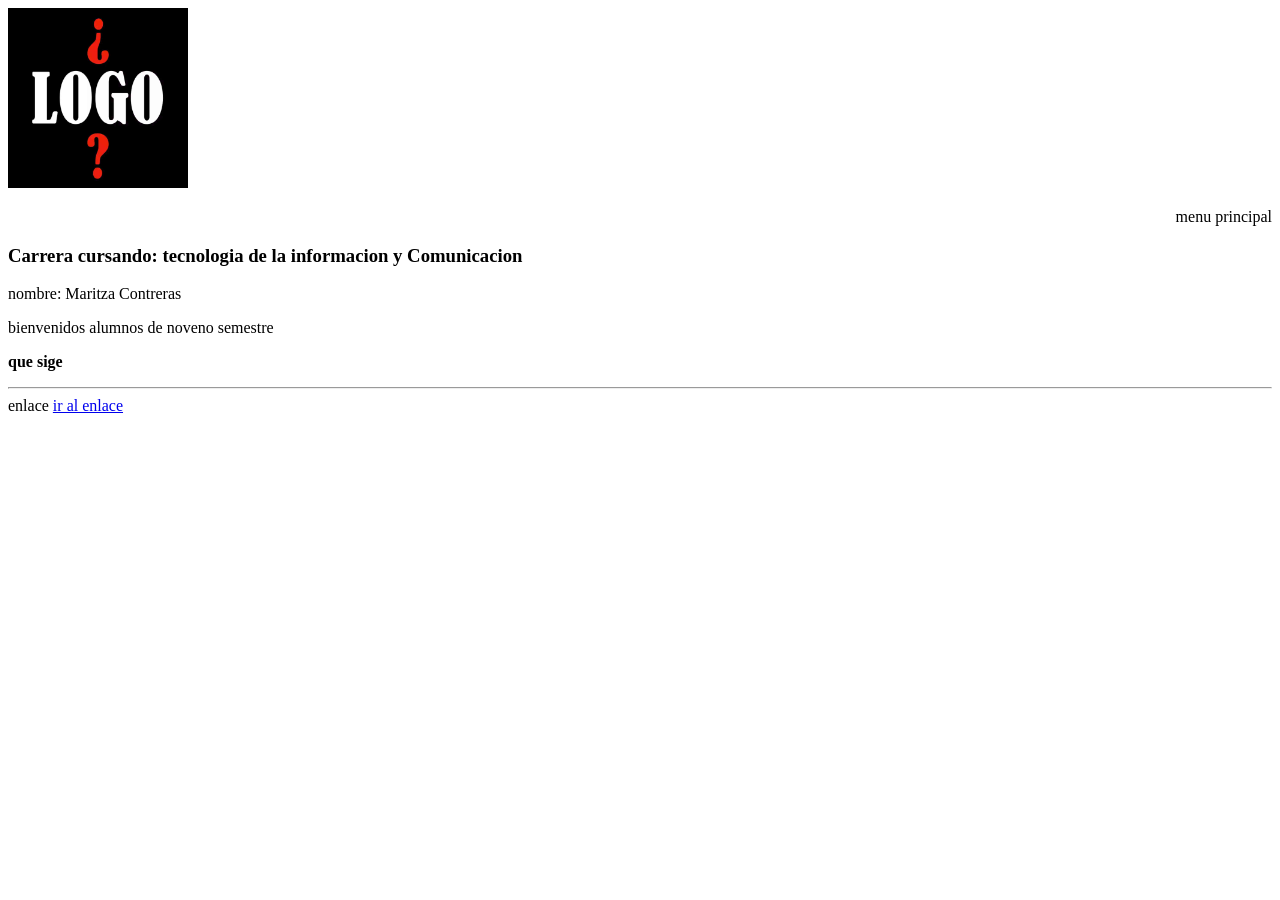
<file: inicio.html>
<!DOCTYPE html>
<html lang="en">
<head>
    <meta charset="UTF-8">
    <meta name="viewport" content="width=device-width, initial-scale=1.0">
    <title>Fotrografia</title>
    
</head>
<body>
<div class="contenedor">
    <div class="contenedor_header">
     <img src="./images/697.jpg" alt="" class="header_image" style="width: 180px; height: 180px;">
      <p style=" text-align: right;">menu principal</p>
     </div>

     <div class="contenerdor_contenido">
        <article class="section1_article">
        <section>
            <h1>Carrera cursando: tecnologia de la informacion y Comunicacion </h1>
            <p>
                nombre: Maritza Contreras 

            </p>
            <p>
                bienvenidos  alumnos de noveno semestre

            </p>
            <p>
                <strong> que sige </strong> 

            </p>
        </article>
        <hr>
        <article class="sention2_article2">
            enlace 
            <a href="www.gogle"> ir al enlace  </a>

        </article>
        </section>
     </div>
 </div>

</body>
</html>
</file>
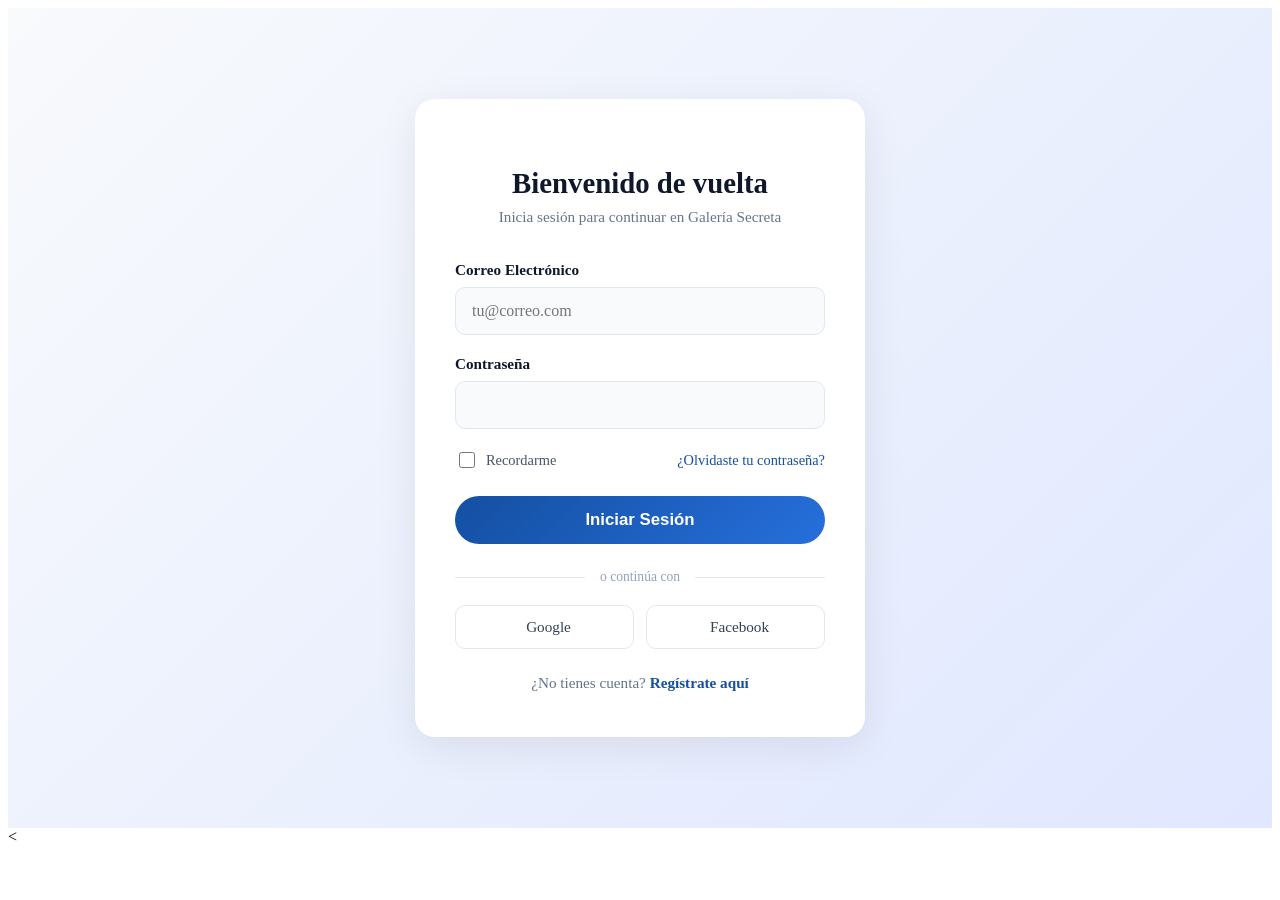
<file: login.html>
<!DOCTYPE html>
<html lang="es">
<head>
  <meta charset="UTF-8">
  <meta name="viewport" content="width=device-width, initial-scale=1.0">
  <title>Iniciar Sesión - Galería Secreta</title>
  <link rel="stylesheet" href="CSS/login.css">
</head>
<body>

 

  <!-- SECCIÓN LOGIN -->
  <section class="login-section">
    <div class="login-container">
      <div class="login-card">
        
        <div class="login-header">
          <h2> Bienvenido de vuelta</h2>
          <p>Inicia sesión para continuar en Galería Secreta</p>
        </div>

        <form class="login-form" action="#" method="POST">
          
          <!-- Correo -->
          <div class="form-group">
            <label for="email">Correo Electrónico</label>
            <input type="email" id="email" placeholder="tu@correo.com" required>
          </div>

          <!-- Contraseña -->
          <div class="form-group">
            <label for="password">Contraseña</label>
            <input type="password" id="password"  required>
          </div>

          <!-- Recordarme y Olvidé contraseña -->
          <div class="login-options">
            <label class="remember-me">
              <input type="checkbox" id="remember">
              <span>Recordarme</span>
            </label>
            <a href="#" class="forgot-password">¿Olvidaste tu contraseña?</a>
          </div>

          <!-- Botón Iniciar Sesión -->
          <button type="submit" class="btn-login">Iniciar Sesión</button>

          <!-- Separador -->
          <div class="login-divider">
            <span>o continúa con</span>
          </div>

          <!-- Redes Sociales -->
          <div class="social-login">
            <a href="#" class="social-btn google">
              <span></span> Google
            </a>
            <a href="#" class="social-btn facebook">
              <span></span> Facebook
            </a>
          </div>

          <!-- Ir a Registro -->
          <p class="login-register">
            ¿No tienes cuenta? <a href="perfil.html">Regístrate aquí</a>
          </p>

        </form>
      </div>
    </div>
  </section>

  <
 

</body>
</html>
</file>
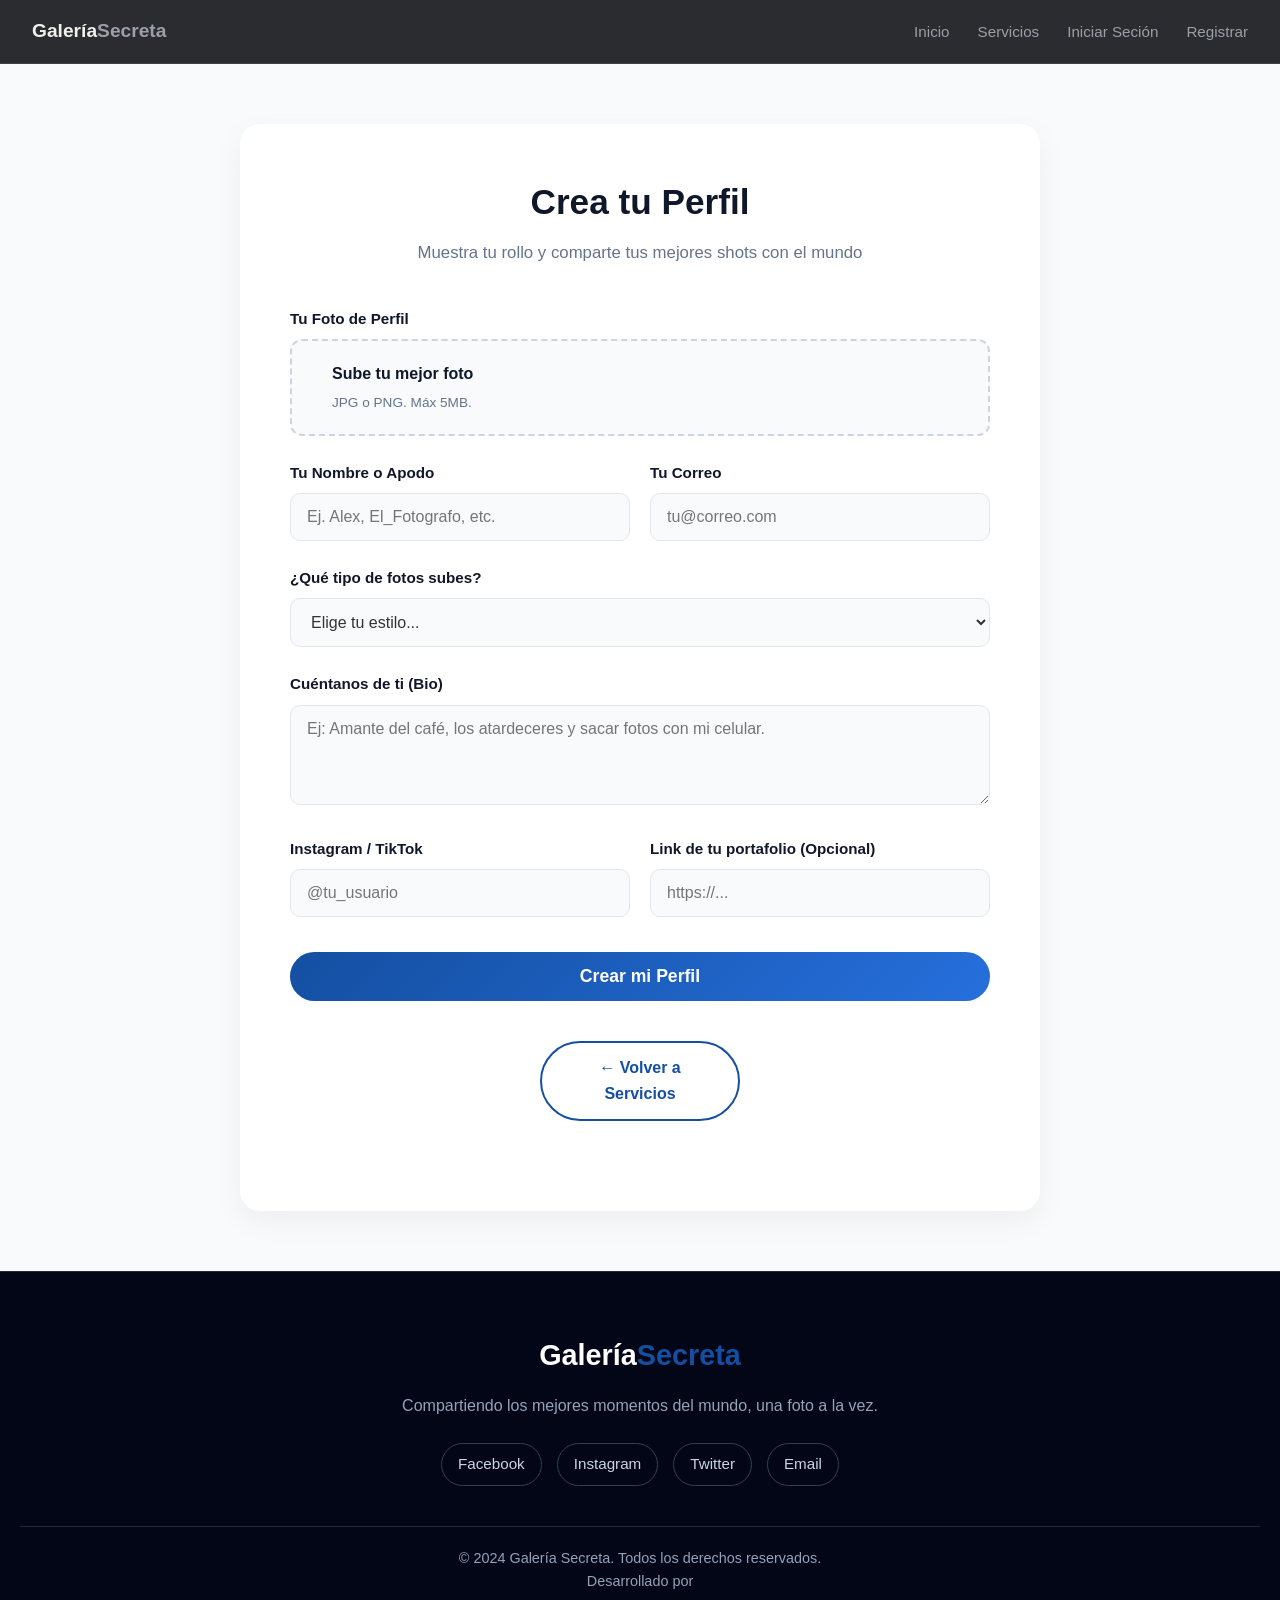
<file: perfil.html>
<!DOCTYPE html>
<html lang="es">
<head>
  <meta charset="UTF-8">
  <meta name="viewport" content="width=device-width, initial-scale=1.0">
  <title>Crear Perfil - Galería Secreta</title>
  <link rel="stylesheet" href="CSS/styles.css">
</head>
<body>

  <nav class="navbar">
    <a class="navbar__logo" href="index.html"><span>Galería</span>Secreta</a>
    <ul class="nav__links">
      <li><a href="index.html">Inicio</a></li>
      <li><a href="servicio.html">Servicios</a></li>
      <li><a href="login.html">Iniciar Seción</a></li>
      <li><a href="perfil.html">Registrar</a></li>
    </ul>
  </nav>

  <section class="perfil-section">
    <div class="perfil-container">
      <div class="perfil-card">
        <div class="perfil-header">
          <h2> Crea tu Perfil</h2>
          <p>Muestra tu rollo y comparte tus mejores shots con el mundo</p>
        </div>

        <form class="perfil-form" action="#" method="POST">
          
          <!-- Subir Foto de Perfil -->
          <div class="form-group">
            <label>Tu Foto de Perfil</label>
            <div class="upload-profile">
              <div class="upload-icon"></div>
              <div class="upload-text">
                <h4>Sube tu mejor foto</h4>
                <p>JPG o PNG. Máx 5MB.</p>
              </div>
              <input type="file" accept="image/*" style="display: none;">
            </div>
          </div>

          <div class="form-row">
            <!-- Nombre -->
            <div class="form-group">
              <label for="nombre">Tu Nombre o Apodo</label>
              <input type="text" id="nombre" placeholder="Ej. Alex, El_Fotografo, etc." required>
            </div>
            <!-- Correo -->
            <div class="form-group">
              <label for="email">Tu Correo</label>
              <input type="email" id="email" placeholder="tu@correo.com" required>
            </div>
          </div>

          <!-- Estilo de Fotografía (Versión Chava / Casual) -->
          <div class="form-group">
            <label for="estilo">¿Qué tipo de fotos subes?</label>
            <select id="estilo" required>
              <option value="" disabled selected>Elige tu estilo...</option>
              <option value="aesthetic">Fotos Aesthetic / De perfil </option>
              <option value="street"> Urbano </option>
              <option value="viajes">Viajes y Aventuras </option>
              <option value="mascotas">Mascotas y Memes </option>
              <option value="conciertos">Conciertos y Festivales </option>
              <option value="comida">Comida y Cafecito </option>
              <option value="random">Random / Lo que salga </option>
            </select>
          </div>

          <!-- Biografía -->
          <div class="form-group">
            <label for="bio">Cuéntanos de ti (Bio)</label>
            <textarea id="bio" placeholder="Ej: Amante del café, los atardeceres y sacar fotos con mi celular. " required></textarea>
          </div>

          <!-- Redes Sociales -->
          <div class="form-row">
            <div class="form-group">
              <label for="instagram">Instagram / TikTok</label>
              <input type="text" id="instagram" placeholder="@tu_usuario">
            </div>
            <div class="form-group">
              <label for="web">Link de tu portafolio (Opcional)</label>
              <input type="url" id="web" placeholder="https://...">
            </div>
          </div>

          <button type="submit" class="btn-submit"> Crear mi Perfil</button>
        </form>

        <a href="servicio.html" class="btn-back">← Volver a Servicios</a>
      </div>
    </div>
  </section>

  <!-- FOOTER -->
  <footer class="site-footer">
    <div class="footer-content">
      <div class="footer-logo">Galería<span>Secreta</span></div>
      <p>Compartiendo los mejores momentos del mundo, una foto a la vez.</p>
      <div class="social-links">
        <a href="#" target="_blank"> Facebook</a>
        <a href="#" target="_blank"> Instagram</a>
        <a href="#" target="_blank"> Twitter</a>
        <a href="#" target="_blank"> Email</a>
      </div>
    </div>
    <div class="footer-bottom">
      <p>&copy; 2024 Galería Secreta. Todos los derechos reservados.</p>
      <p>Desarrollado por <strong></strong></p>
    </div>
  </footer>

</body>
</html>
</file>
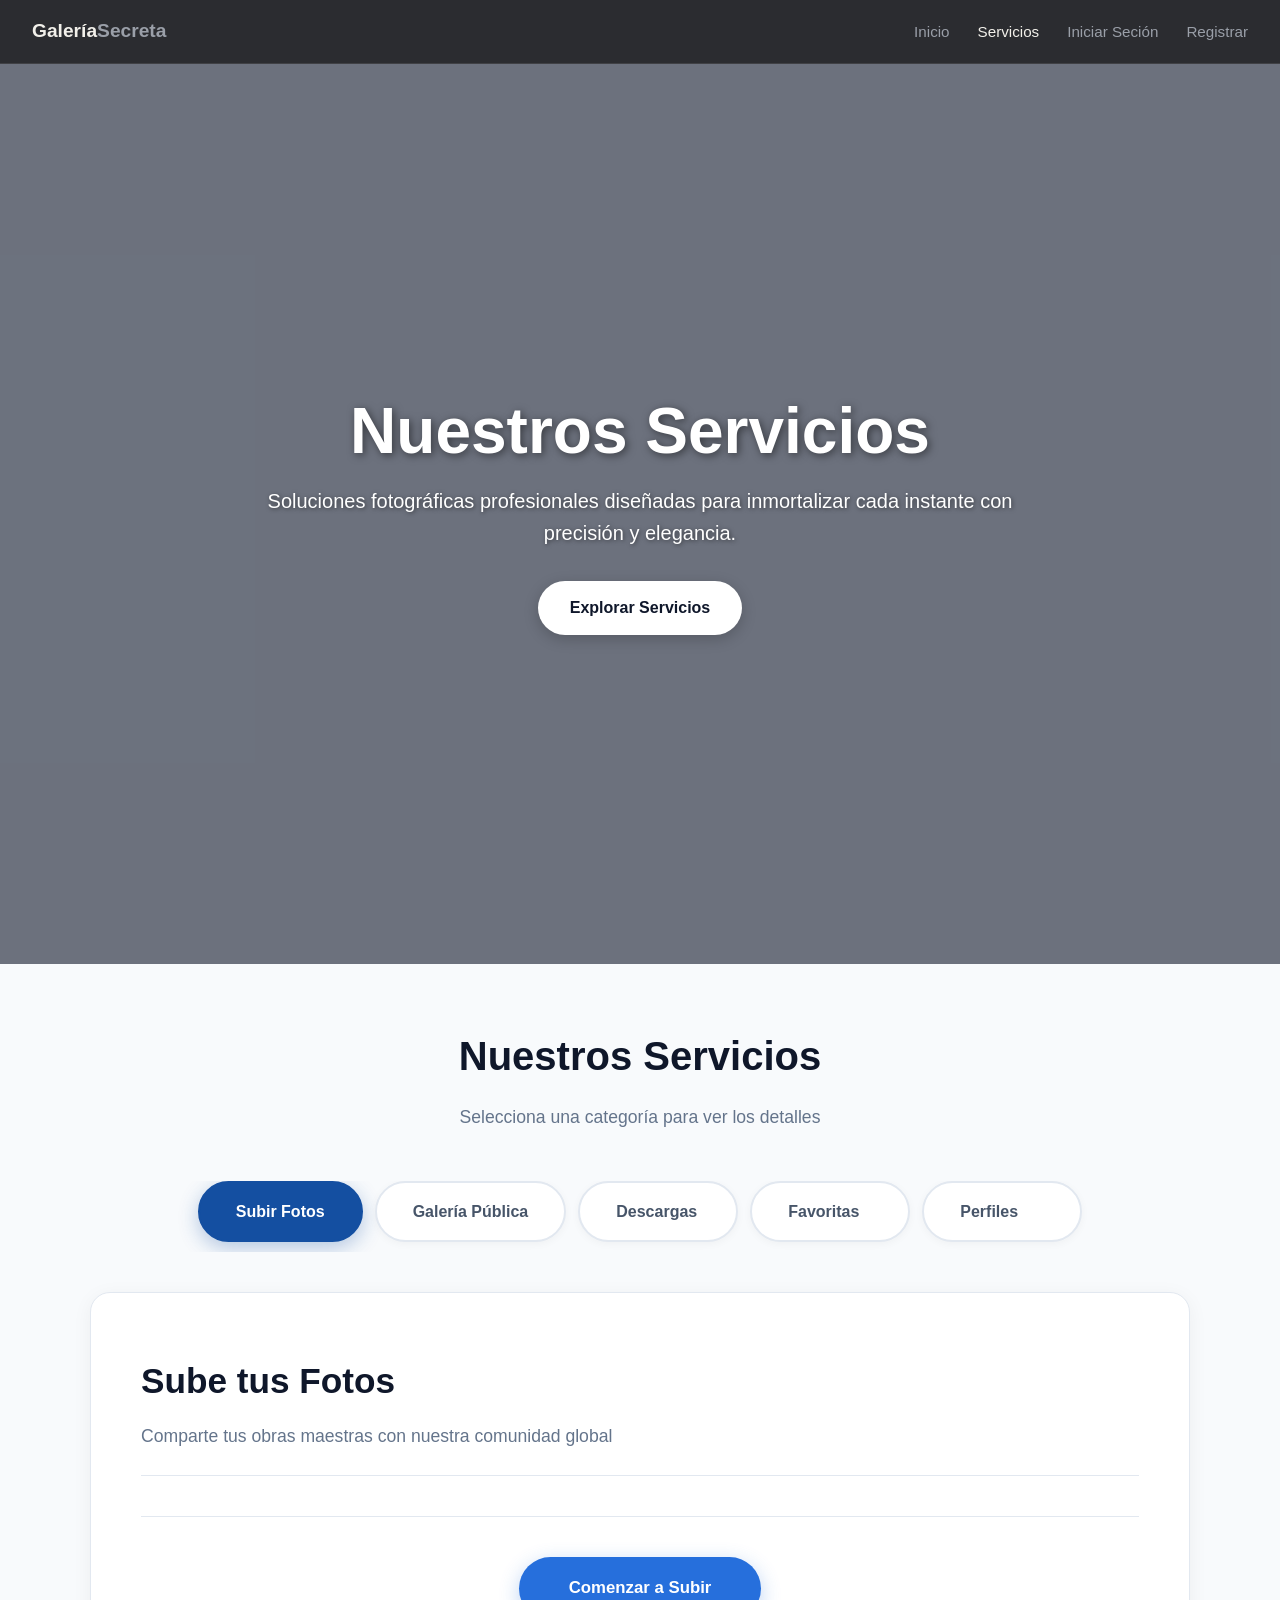
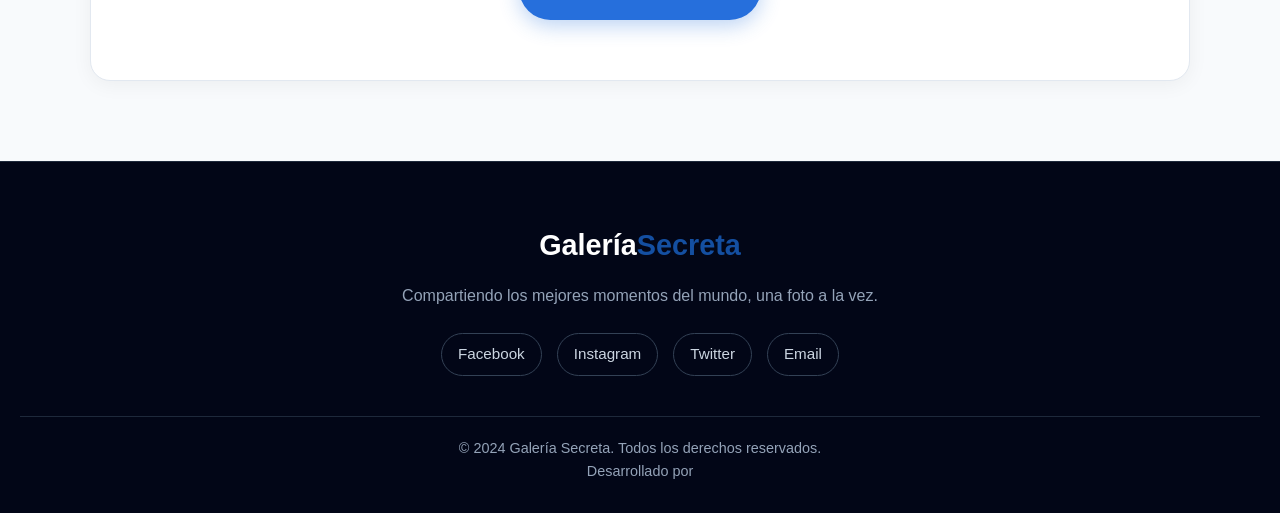
<file: servicio.html>
<!DOCTYPE html>
<html lang="es">
<head>
  <meta charset="UTF-8">
  <meta name="viewport" content="width=device-width, initial-scale=1.0">
  <title>Servicios - Galería Secreta</title>
  <link rel="stylesheet" href="CSS/styles.css">
</head>
<body>

  <!-- NAVBAR -->
  <nav class="navbar">
    <a class="navbar__logo" href="index.html"><span>Galería</span>Secreta</a>
    <ul class="nav__links">
      <li><a href="index.html">Inicio</a></li>
      <li><a href="servicio.html" class="active">Servicios</a></li>

      <li><a href="login.html">Iniciar Seción</a></li>
      <li><a href="perfil.html">Registrar</a></li>
    </ul>
  </nav>

  <!-- HERO CON VIDEO -->
  <header class="hero">
    <video class="hero__bg" autoplay loop muted playsinline>
      <source src="images/F2.mp4" type="video/mp4">
    </video>
    <div class="hero-overlay"></div>
    <div class="hero-content">
     
      <h1>Nuestros Servicios</h1>
      <p>Soluciones fotográficas profesionales diseñadas para inmortalizar cada instante con precisión y elegancia.</p>
      <a href="#servicios" class="btn-hero">Explorar Servicios</a>
    </div>
  </header>

  <!-- SECCIÓN DE SERVICIOS CON PESTAÑAS -->
  <section class="servicios-tabs" id="servicios">
    <div class="tabs-header">
      <h2>Nuestros Servicios</h2>
      <p>Selecciona una categoría para ver los detalles</p>
    </div>

    <div class="tabs-container">
      <!-- Radio buttons ocultos -->
      <input type="radio" name="tabs" id="tab1" checked>
      <input type="radio" name="tabs" id="tab2">
      <input type="radio" name="tabs" id="tab3">
      <input type="radio" name="tabs" id="tab4">
      <input type="radio" name="tabs" id="tab5">

      <!-- Navegación de pestañas tipo píldora -->
      <div class="tabs-nav">
        <label for="tab1" class="tab-label">Subir Fotos</label>
        <label for="tab2" class="tab-label">Galería Pública</label>
        <label for="tab3" class="tab-label">Descargas</label>
        <label for="tab4" class="tab-label">Favoritas</label>
        <label for="tab5" class="tab-label">Perfiles</label>
      </div>

      <!-- Contenido de las pestañas -->
      <div class="tabs-content">
        
        <!-- ===== PESTAÑA 1: SUBIR FOTOS ===== -->
        <div class="tab-panel" id="panel1">
          <div class="panel-header">
            <h3>Sube tus Fotos</h3>
            <p>Comparte tus obras maestras con nuestra comunidad global</p>
          </div>
          <div class="panel-divider"></div>
          <div class="panel-action">
            <a href="subir.html" class="btn-accion">Comenzar a Subir</a>
          </div>
        </div>

        <!-- ===== PESTAÑA 2: GALERÍA PÚBLICA ===== -->
        <div class="tab-panel" id="panel2">
          <div class="panel-header">
            <h3>Galería Pública</h3>
            <p>Expón tu trabajo en un escaparate internacional curado para destacar las tendencias visuales</p>
          </div>
          <div class="panel-divider"></div>
          <div class="panel-action">
            <a href="galeria.html" class="btn-accion">Ver Galería</a>
          </div>
        </div>

        <!-- ===== PESTAÑA 3: DESCARGAS ===== -->
        <div class="tab-panel" id="panel3">
          <div class="panel-header">
            <h3>Descarga en Alta Resolución</h3>
            <p>Acceso a bancos de imágenes con especificaciones técnicas rigurosas para impresión o uso digital</p>
          </div>
          <div class="panel-divider"></div>
          <div class="panel-action">
            <a href="descargas.html" class="btn-accion">Ir a Descargas</a>
          </div>
        </div>

        <!-- ===== PESTAÑA 4: FAVORITAS ===== -->
        <div class="tab-panel" id="panel4">
          <div class="panel-header">
            <h3>Interacción y Favoritas</h3>
            <p>Mecanismos de retroalimentación social pensados para conectar directamente a creadores con entusiastas</p>
          </div>
          <div class="panel-divider"></div>
          <div class="panel-action">
            <a href="favoritos.html" class="btn-accion">Ver Favoritas</a>
          </div>
        </div>

        <!-- ===== PESTAÑA 5: PERFILES ===== -->
        <div class="tab-panel" id="panel5">
          <div class="panel-header">
            <h3>Perfiles de Artistas</h3>
            <p>Construye tu marca personal con un portafolio web dedicado, biografía curada y enlaces directos</p>
          </div>
          <div class="panel-divider"></div>
          <div class="panel-action">
            <a href="perfil.html" class="btn-accion">Crear Perfil</a>
          </div>
        </div>

      </div>
    </div>
  </section>

  <!-- FOOTER -->
  <footer class="site-footer">
    <div class="footer-content">
      <div class="footer-logo">Galería<span>Secreta</span></div>
      <p>Compartiendo los mejores momentos del mundo, una foto a la vez.</p>
      <div class="social-links">
        <a href="#" target="_blank"> Facebook</a>
        <a href="#" target="_blank"> Instagram</a>
        <a href="#" target="_blank"> Twitter</a>
        <a href="#" target="_blank">Email</a>
      </div>
    </div>
    <div class="footer-bottom">
      <p>&copy; 2024 Galería Secreta. Todos los derechos reservados.</p>
      <p>Desarrollado por <strong></strong></p>
    </div>
  </footer>

</body>
</html>
</file>
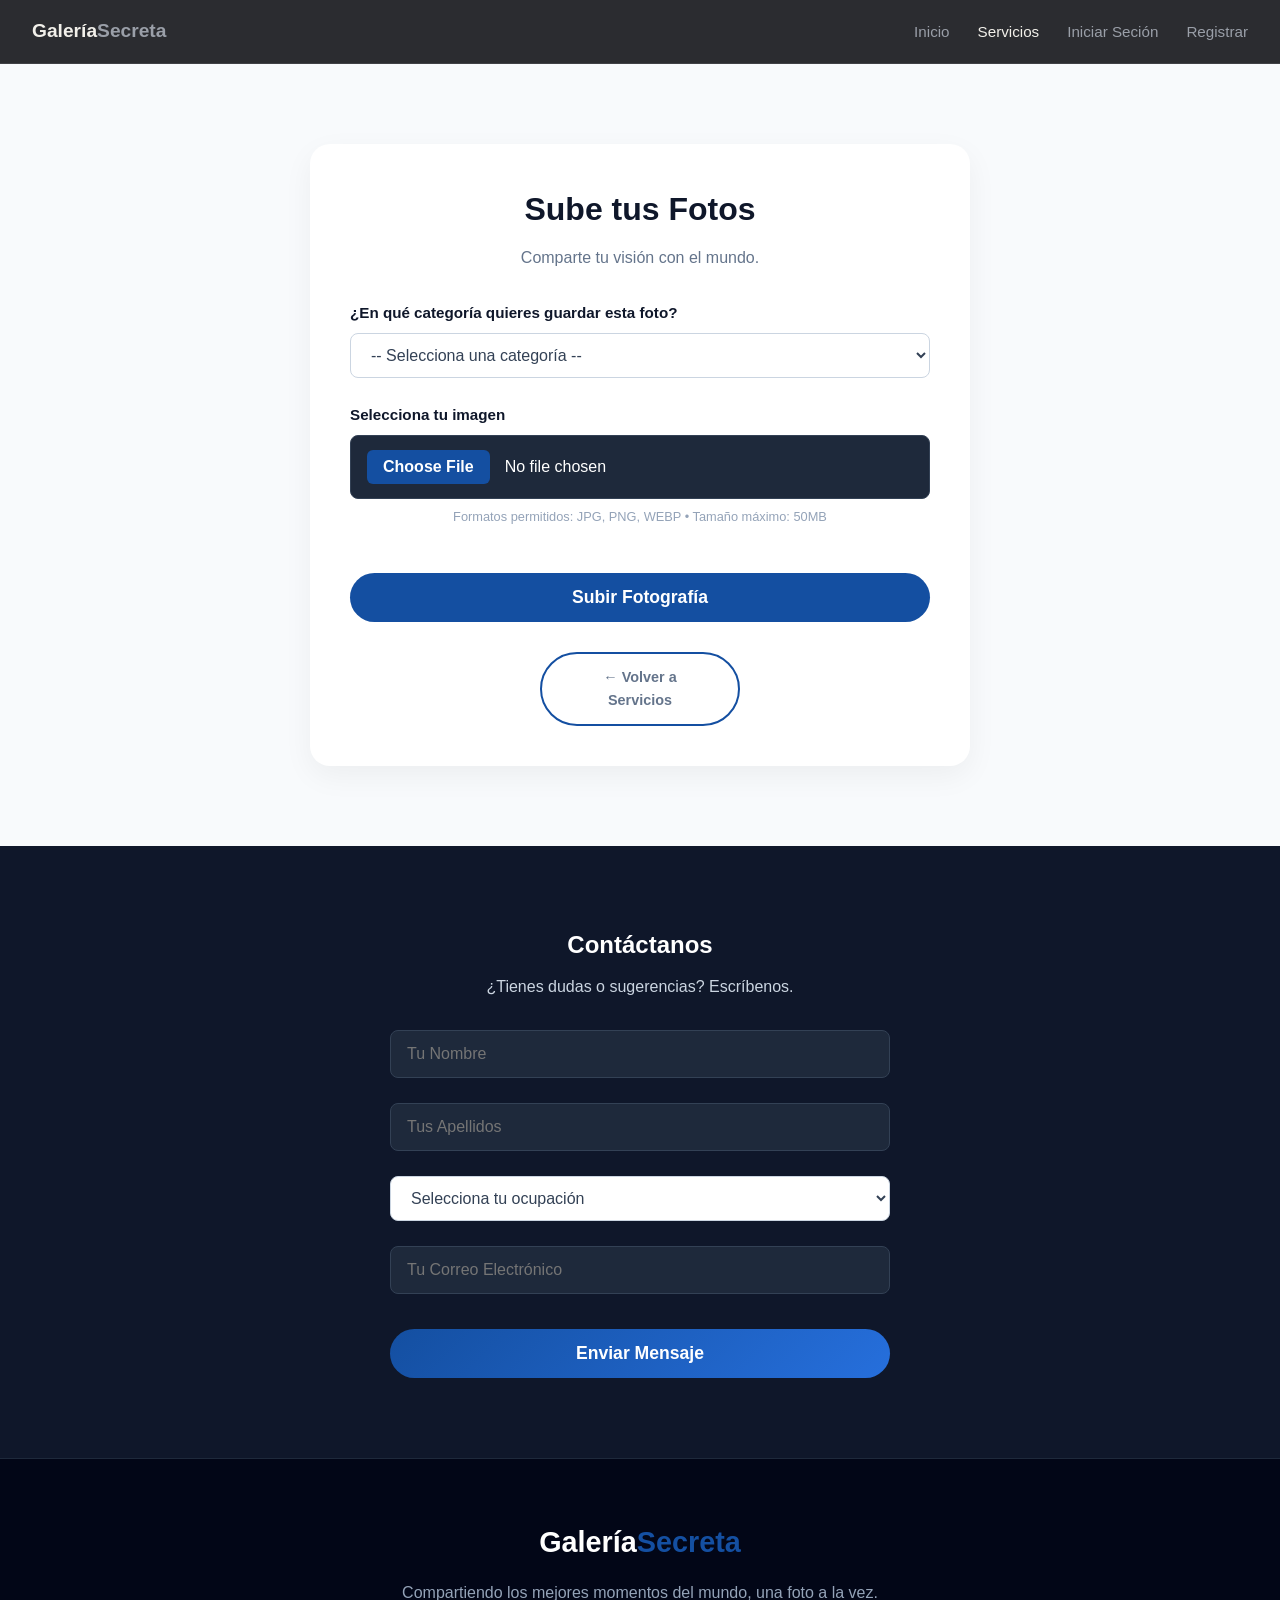
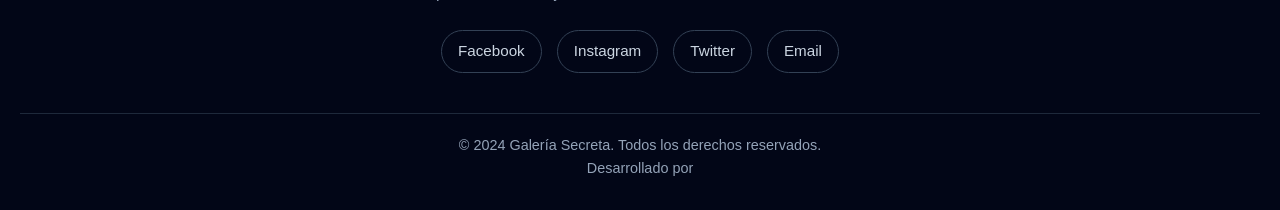
<file: subir.html>
<!DOCTYPE html>
<html lang="es">
<head>
  <meta charset="UTF-8">
  <meta name="viewport" content="width=device-width, initial-scale=1.0">
  <title>Subir Fotos - Galería Secreta</title>
  <link rel="stylesheet" href="CSS/styles.css">
  <style>
    body { 
      background: #f8fafc; 
      font-family: "Segoe UI", sans-serif; 
      margin: 0; 
    }
    .page-container { 
      max-width: 700px; 
      margin: 60px auto; 
      padding: 20px; 
    }
    
    .upload-card { 
      background: #fff; 
      padding: 40px; 
      border-radius: 20px; 
      box-shadow: 0 10px 30px rgba(0,0,0,0.05); 
      text-align: center; 
    }
    .upload-card h2 { 
      color: #0f172a; 
      margin-bottom: 10px; 
      font-size: 2rem; 
    }
    .upload-card > p { 
      color: #64748b; 
      margin-bottom: 30px; 
    }

    /* Estilos del Formulario */
    .form-group {
      margin-bottom: 25px;
      text-align: left;
    }
    .form-group label {
      display: block;
      font-weight: 600;
      color: #0f172a;
      margin-bottom: 8px;
      font-size: 0.95rem;
    }
    .form-group select {
      width: 100%;
      padding: 12px 16px;
      border: 1px solid #cbd5e1;
      border-radius: 8px;
      font-size: 1rem;
      color: #334155;
      background: #fff;
      cursor: pointer;
      transition: border-color 0.3s ease, box-shadow 0.3s ease;
    }
    .form-group select:focus {
      outline: none;
      border-color: #144fa1;
      box-shadow: 0 0 0 3px rgba(20, 79, 161, 0.1);
    }

    /* Input de archivo estilizado sin JS */
    .file-input {
      width: 100%;
      padding: 15px;
      border: 2px dashed #cbd5e1;
      border-radius: 12px;
      background: #f8fafc;
      cursor: pointer;
      transition: all 0.3s ease;
      font-size: 0.95rem;
      color: #475569;
    }
    .file-input:hover {
      border-color: #144fa1;
      background: #eff6ff;
      color: #144fa1;
    }
    .file-input::file-selector-button {
      padding: 8px 16px;
      border: none;
      border-radius: 6px;
      background: #144fa1;
      color: white;
      font-weight: 600;
      cursor: pointer;
      margin-right: 15px;
      transition: background 0.3s ease;
    }
    .file-input::file-selector-button:hover {
      background: #0f3d82;
    }

    .hint {
      font-size: 0.8rem;
      color: #94a3b8;
      margin-top: 8px;
      text-align: center;
    }

    /* Botones */
    .btn-upload {
      width: 100%;
      margin-top: 20px;
      padding: 14px 40px;
      background: #144fa1;
      color: #fff;
      border: none;
      border-radius: 50px;
      font-size: 1.1rem;
      font-weight: 600;
      cursor: pointer;
      transition: all 0.3s ease;
      text-decoration: none;
      display: inline-block;
    }
    .btn-upload:hover {
      background: #0f3d82;
      transform: translateY(-3px);
      box-shadow: 0 10px 20px rgba(20,79,161,0.3);
    }

    .btn-back {
      display: block;
      margin: 30px auto 0;
      color: #64748b;
      text-decoration: none;
      font-size: 0.9rem;
      transition: color 0.3s;
      text-align: center;
    }
    .btn-back:hover {
      color: #144fa1;
    }
  </style>
</head>
<body>

  <nav class="navbar">
    <a class="navbar__logo" href="index.html"><span>Galería</span>Secreta</a>
    <ul class="nav__links">
      <li><a href="index.html">Inicio</a></li>
      <li><a href="servicio.html" class="active">Servicios</a></li>
     <li><a href="login.html">Iniciar Seción</a></li>
      <li><a href="perfil.html">Registrar</a></li>
    </ul>
  </nav>

  <div class="page-container">
    <!-- El enctype es OBLIGATORIO para que los archivos se puedan enviar a un servidor -->
    <form class="upload-card" action="#" method="POST" enctype="multipart/form-data">
      <h2> Sube tus Fotos</h2>
      <p>Comparte tu visión con el mundo.</p>
      
      <!-- 1. SELECTOR DE CATEGORÍA (Obligatorio) -->
      <div class="form-group">
        <label for="categoria">¿En qué categoría quieres guardar esta foto?</label>
        <select id="categoria" name="categoria" required>
          <option value="" disabled selected>-- Selecciona una categoría --</option>
          <option value="mascotas"> Mascotas</option>
          <option value="familia">Familia</option>
          <option value="atardecer"> Atardecer</option>
          <option value="paisaje"> Paisaje</option>
          <option value="viajes">Viajes</option>
          <option value="naturaleza"> Naturaleza</option>
        </select>
      </div>

      <!-- 2. INPUT DE ARCHIVO (Obligatorio) -->
      <div class="form-group">
        <label for="archivo">Selecciona tu imagen</label>
        <input type="file" id="archivo" name="archivo" class="file-input" accept="image/png, image/jpeg, image/webp" required>
        <p class="hint">Formatos permitidos: JPG, PNG, WEBP • Tamaño máximo: 50MB</p>
      </div>

      <!-- 3. BOTÓN DE ENVÍO -->
      <button type="submit" class="btn-upload">Subir Fotografía</button>
      
      <a href="servicio.html" class="btn-back">← Volver a Servicios</a>
    </form>
  </div>
  <!-- SECCIÓN DE CONTACTO -->
  <section id="contacto" class="contacto-section">
    <div class="contenido-inner">
      <h2>Contáctanos</h2>
      <p style="color: #cbd5e1; margin-bottom: 30px;">¿Tienes dudas o sugerencias? Escríbenos.</p>
      
      <form class="contact-form" action="" method="post">
        <div class="form-group">
          <input type="text" placeholder="Tu Nombre" required>
        </div>
        <div class="form-group">
          <input type="text" placeholder="Tus Apellidos" required>
        </div>
        <div class="form-group">
          <select name="ocupacion" required>
            <option value="" disabled selected>Selecciona tu ocupación</option>
            <option value="estudiante">Estudiante</option>
            <option value="hogar">Del Hogar</option>
            <option value="inversionista">Inversionista</option>
            <option value="fotografo">Fotógrafo</option>
          </select>
        </div>
        <div class="form-group">
          <input type="email" placeholder="Tu Correo Electrónico" required>
        </div>
        <button type="submit" class="btn-submit">Enviar Mensaje</button>
      </form>
    </div>
  </section>

  <!-- FOOTER (Pie de página) -->
  <footer class="site-footer">
    <div class="footer-content">
      <div class="footer-logo">Galería<span>Secreta</span></div>
      <p>Compartiendo los mejores momentos del mundo, una foto a la vez.</p>
      
      <div class="social-links">
        <a href="#" target="_blank"> Facebook</a>
        <a href="#" target="_blank"> Instagram</a>
        <a href="#" target="_blank"> Twitter</a>
        <a href="#" target="_blank"> Email</a>
      </div>
    </div>
    
    <div class="footer-bottom">
      <p>&copy; 2024 Galería Secreta. Todos los derechos reservados.</p>
      <p>Desarrollado por <strong></strong></p>
    </div>


</body>
</html>
</file>
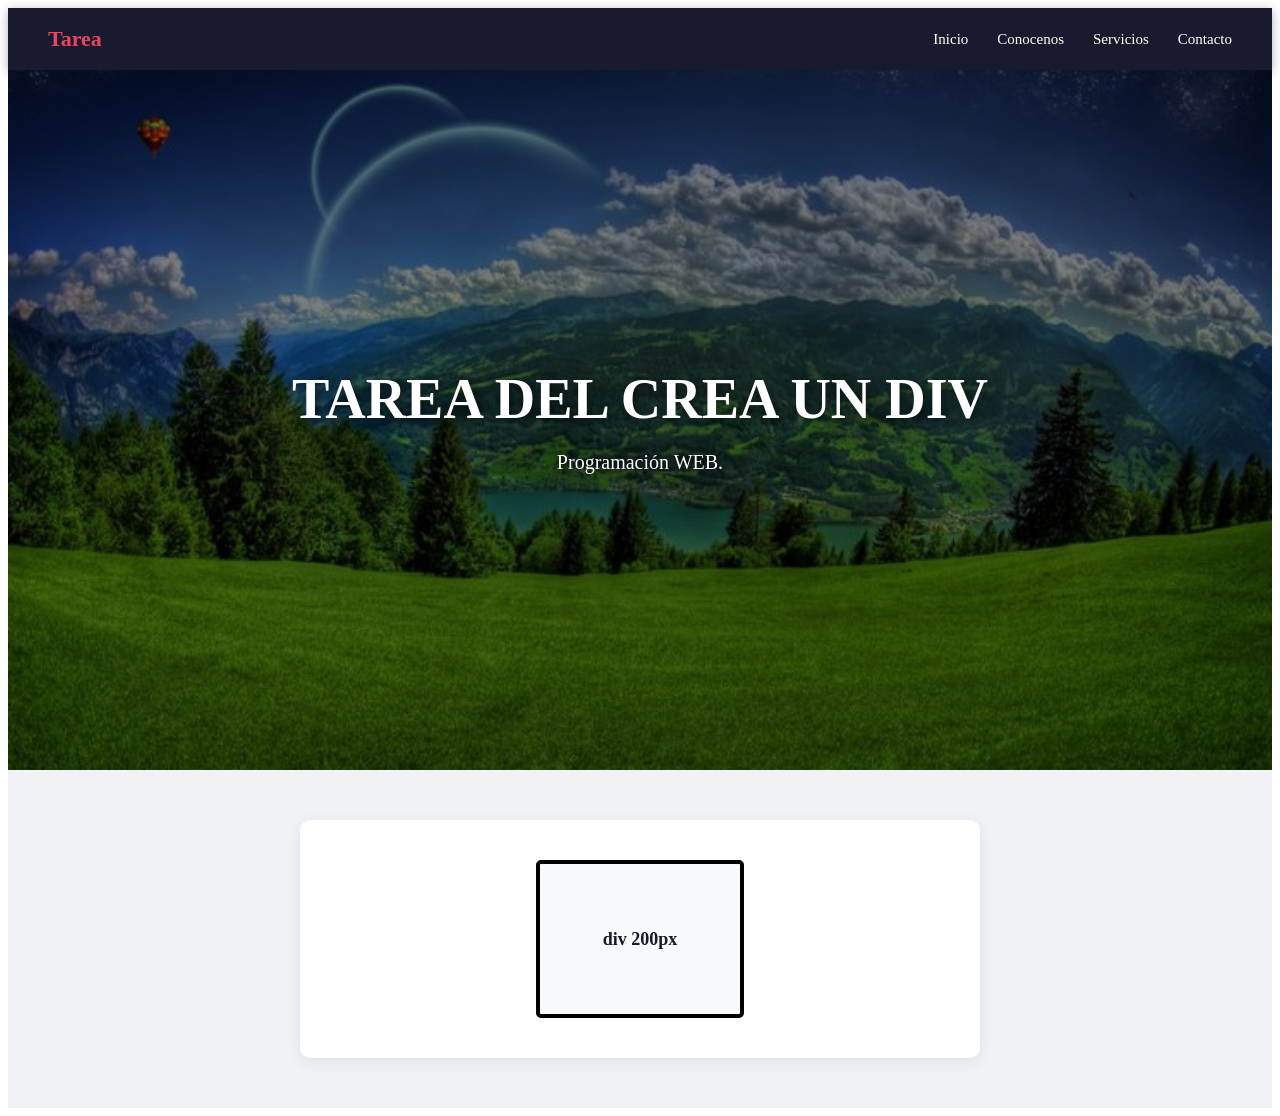
<file: tarea_div.html>
<!DOCTYPE html>
<html lang="en">
<head>
    <meta charset="UTF-8">
    <meta name="viewport" content="width=device-width, initial-scale=1.0">
    <title>TAREA DIV</title>
</head>
<body>
        <div style="background-color: #1a1a2e; 
                color: white; 
                padding: 18px 40px; 
                display: flex; 
                justify-content: space-between; 
                align-items: center; 
                box-shadow: 0 2px 10px rgba(0,0,0,0.3);">
        
        <span style="font-size: 22px; font-weight: bold; color: #e94560;">
             Tarea
        </span>
        
        <div>
            <span style="margin-left: 25px; font-size: 15px; cursor: pointer;">Inicio</span>
            <span style="margin-left: 25px; font-size: 15px; cursor: pointer;">Conocenos</span>
            <span style="margin-left: 25px; font-size: 15px; cursor: pointer;">Servicios</span>
            <span style="margin-left: 25px; font-size: 15px; cursor: pointer;">Contacto</span>
        </div>
    </div>
    <div style="">
        
   
<div style="background-image: url('images/3.1.jpg'); 
            background-size: cover; 
            background-position: center; 
            background-repeat: no-repeat;
            color: white; 
            padding: 100px 20px; 
            text-align: center; 
            position: relative; 
            overflow: hidden;
            min-height: 500px;
            display: flex;
            align-items: center;
            justify-content: center;">
    
    <!-- Overlay oscuro para que el texto se lea bien -->
    <div style="position: absolute; top: 0; left: 0; right: 0; bottom: 0; 
                background-color: rgba(0,0,0,0.5);"></div>
    
    <!-- Contenido del Hero -->
    <div style="position: relative; z-index: 2; max-width: 800px;">
       
        
        <div style="font-size: 56px; font-weight: bold; margin: 20px 0; 
                    text-shadow: 2px 2px 8px rgba(0,0,0,0.5);">
            TAREA DEL CREA UN DIV
        </div>
        
        <span style="display: block; font-size: 20px; margin: 20px auto; 
                     max-width: 600px;
                     text-shadow: 1px 1px 4px rgba(0,0,0,0.5);">
            Programación WEB.
        </span>  
    </div>
</div>
     <div style="text-align: center; padding: 50px 20px; background-color: #f0f2f5;">
        <div style="background-color: white; 
                    padding: 40px; 
                    border-radius: 10px; 
                    box-shadow: 0 4px 15px rgba(0,0,0,0.08);
                    max-width: 600px;
                    margin: 0 auto;">
            
            <!-- DIV de 200px centrado -->
            <div style="width: 200px; 
                        height: 150px; 
                        border: 4px solid black; 
                        margin: 0 auto; 
                        background-color: #f8f9fa; 
                        display: flex; 
                        justify-content: center; 
                        align-items: center;
                        font-size: 18px;
                        font-weight: bold;
                        color: #1a1a2e;
                        border-radius: 5px;">
                div 200px
            </div>
    </div>
</body>
</html>
</file>
<file: CSS/login.css>
/* ===== INICIO DE SESIÓN (LOGIN) ===== */
.login-section {
  min-height: calc(100vh - 200px);
  display: flex;
  align-items: center;
  justify-content: center;
  padding: 60px 20px;
  background: linear-gradient(135deg, #f8fafc 0%, #e0e7ff 100%);
}

.login-container {
  width: 100%;
  max-width: 450px;
}

.login-card {
  background: #fff;
  padding: 45px 40px;
  border-radius: 20px;
  box-shadow: 0 10px 40px rgba(0, 0, 0, 0.08);
}

.login-header {
  text-align: center;
  margin-bottom: 35px;
}

.login-header h2 {
  color: #0f172a;
  font-size: 1.8rem;
  margin-bottom: 8px;
  font-weight: 700;
}

.login-header p {
  color: #64748b;
  font-size: 0.95rem;
  margin: 0;
}

.login-form .form-group {
  margin-bottom: 20px;
}

.login-form .form-group label {
  display: block;
  margin-bottom: 8px;
  color: #0f172a;
  font-weight: 600;
  font-size: 0.95rem;
}

.login-form .form-group input[type="email"],
.login-form .form-group input[type="password"] {
  width: 100%;
  padding: 14px 16px;
  border: 1px solid #e2e8f0;
  border-radius: 10px;
  font-size: 1rem;
  font-family: inherit;
  background: #f8fafc;
  color: #333;
  transition: all 0.3s ease;
  box-sizing: border-box;
}

.login-form .form-group input[type="email"]:focus,
.login-form .form-group input[type="password"]:focus {
  outline: none;
  border-color: #144fa1;
  background: #fff;
  box-shadow: 0 0 0 3px rgba(20, 79, 161, 0.1);
}

/* Opciones (Recordarme / Olvidé contraseña) */
.login-options {
  display: flex;
  justify-content: space-between;
  align-items: center;
  margin-bottom: 25px;
  flex-wrap: wrap;
  gap: 10px;
}

.remember-me {
  display: flex;
  align-items: center;
  gap: 8px;
  cursor: pointer;
  color: #475569;
  font-size: 0.9rem;
}

.remember-me input[type="checkbox"] {
  width: 16px;
  height: 16px;
  cursor: pointer;
  accent-color: #144fa1;
}

.forgot-password {
  color: #144fa1;
  text-decoration: none;
  font-size: 0.9rem;
  font-weight: 500;
  transition: color 0.3s ease;
}

.forgot-password:hover {
  color: #0f3d82;
  text-decoration: underline;
}

/* Botón Iniciar Sesión */
.btn-login {
  width: 100%;
  padding: 14px;
  background: linear-gradient(135deg, #144fa1, #266fdc);
  color: #fff;
  border: none;
  border-radius: 50px;
  font-size: 1.05rem;
  font-weight: 600;
  cursor: pointer;
  transition: all 0.3s ease;
  margin-bottom: 25px;
}

.btn-login:hover {
  background: linear-gradient(135deg, #0f3d82, #1e5bb8);
  transform: translateY(-2px);
  box-shadow: 0 8px 20px rgba(20, 79, 161, 0.4);
}

/* Separador "o continúa con" */
.login-divider {
  display: flex;
  align-items: center;
  text-align: center;
  margin-bottom: 20px;
  color: #94a3b8;
  font-size: 0.85rem;
}

.login-divider::before,
.login-divider::after {
  content: "";
  flex: 1;
  border-bottom: 1px solid #e2e8f0;
}

.login-divider span {
  padding: 0 15px;
}

/* Botones de redes sociales */
.social-login {
  display: flex;
  gap: 12px;
  margin-bottom: 25px;
}

.social-btn {
  flex: 1;
  display: flex;
  align-items: center;
  justify-content: center;
  gap: 8px;
  padding: 12px;
  border: 1px solid #e2e8f0;
  border-radius: 10px;
  text-decoration: none;
  color: #334155;
  font-weight: 500;
  font-size: 0.95rem;
  transition: all 0.3s ease;
  background: #fff;
}

.social-btn:hover {
  border-color: #144fa1;
  background: #f8fafc;
  transform: translateY(-2px);
}

.social-btn.google span,
.social-btn.facebook span {
  font-size: 1.1rem;
}

/* Link de registro */
.login-register {
  text-align: center;
  color: #64748b;
  font-size: 0.95rem;
  margin: 0;
}

.login-register a {
  color: #144fa1;
  text-decoration: none;
  font-weight: 600;
  transition: color 0.3s ease;
}

.login-register a:hover {
  color: #0f3d82;
  text-decoration: underline;
}

/* Responsive login */
@media (max-width: 600px) {
  .login-card {
    padding: 35px 25px;
  }
  
  .login-header h2 {
    font-size: 1.5rem;
  }
  
  .login-options {
    flex-direction: column;
    align-items: flex-start;
  }
  
  .social-login {
    flex-direction: column;
  }
}
</file>
<file: CSS/styles.css>
/* ============================================
   STYLE.CSS - UNIFICADO Y LIMPIO
   ============================================ */

* { margin: 0; padding: 0; box-sizing: border-box; }
html { scroll-behavior: smooth; }
body { font-family: "Segoe UI", Helvetica, sans-serif; color: #333; background: #f8fafc; line-height: 1.6; }

/* ===== NAVBAR ===== */
.navbar { position: sticky; top: 0; z-index: 1000; display: flex; align-items: center; justify-content: space-between; padding: 16px 32px; background: rgba(20, 22, 26, 0.9); backdrop-filter: blur(10px); border-bottom: 1px solid rgba(255, 255, 255, 0.1); }
.nav__toggle { display: none; background-color: #e4e6ea; border: none; cursor: pointer; border-radius: 8px; padding: 5px; }
.navbar__logo { font-weight: 700; font-size: 1.2rem; color: #9a9fa8; text-decoration: none; }
.navbar__logo span { color: #f2f0ea; }
.nav__links { display: flex; gap: 28px; list-style: none; margin: 0; padding: 0; }
.nav__links a { color: #9a9fa8; text-decoration: none; font-size: 0.95rem; font-weight: 500; transition: color 0.3s ease, transform 0.3s ease; }
.nav__links a:hover, .nav__links a.active { color: #f2f0ea; transform: scale(1.05); }

/* ===== HERO ===== */
.hero { position: relative; width: 100%; height: 100vh; overflow: hidden; display: flex; align-items: center; justify-content: center; color: white; text-align: center; }
.hero__bg { position: absolute; top: 50%; left: 50%; min-width: 100%; min-height: 100%; transform: translate(-50%, -50%); object-fit: cover; z-index: 1; }
.hero::before { content: ""; position: absolute; top: 0; left: 0; width: 100%; height: 100%; background-color: rgba(15, 23, 42, 0.6); z-index: 2; }
.hero-content { position: relative; z-index: 3; text-align: center; color: #fff; padding: 20px; max-width: 800px; }
.hero-content h1 { font-size: 4rem; font-weight: 700; margin-bottom: 1rem; text-shadow: 2px 2px 8px rgba(0, 0, 0, 0.5); line-height: 1.2; }
.hero-content p { font-size: 1.25rem; margin-bottom: 2rem; font-weight: 300; text-shadow: 1px 1px 4px rgba(0, 0, 0, 0.5); }
.btn-hero { display: inline-block; padding: 14px 32px; background-color: #fff; color: #0f172a; text-decoration: none; font-weight: 600; font-size: 1rem; border-radius: 50px; transition: all 0.3s ease; box-shadow: 0 4px 15px rgba(0, 0, 0, 0.2); }
.btn-hero:hover { background-color: #cecece; color: #000; transform: translateY(-3px); box-shadow: 0 6px 20px rgba(56, 189, 248, 0.4); }

/* ===== SECCIONES ===== */
.contenido, .contenido_ { background-color: #f8fafc; padding: 80px 20px; text-align: center; }
.contenido-inner, .contenido-inner_ { max-width: 1100px; margin: 0 auto; }
.contenido h2, .contenido_ h2 { font-size: 2.5rem; color: #0f172a; margin-bottom: 1.5rem; }

/* ===== TARJETAS 3D ===== */
.cards { max-width: 1080px; margin: 0 auto; padding: 40px 24px; display: grid; grid-template-columns: repeat(auto-fit, minmax(240px, 1fr)); gap: 24px; }
.cards > a { text-decoration: none; color: inherit; display: block; }
.card { background: transparent; height: 220px; perspective: 1200px; }
.card__inner { position: relative; width: 100%; height: 100%; text-align: center; transition: transform 0.6s cubic-bezier(0.4, 0.2, 0.2, 1); transform-style: preserve-3d; }
.card:hover .card__inner { transform: rotateY(180deg); }
.card__front, .card__back { position: absolute; inset: 0; backface-visibility: hidden; border-radius: 12px; border: 1px solid rgba(255, 255, 255, 0.1); padding: 28px 24px; display: flex; flex-direction: column; align-items: center; justify-content: center; }
.card__front { background: linear-gradient(155deg, #5f739a, #7091d4); box-shadow: 0 8px 24px rgba(0, 0, 0, 0.15); }
.card__back { background: linear-gradient(155deg, #2a3550, #266fdc); transform: rotateY(180deg); color: white; font-weight: bold; font-size: 1.1rem; }
.card__icon { width: 50px; height: 50px; border-radius: 50%; background: rgba(255, 255, 255, 0.2); display: flex; align-items: center; justify-content: center; font-size: 1.5rem; margin-bottom: 16px; }
.card__title { margin: 0; font-size: 1.2rem; color: #fff; }
.card__text { margin: 0; color: rgba(255, 255, 255, 0.9); font-size: 0.95rem; }

/* ===== GALERÍA INDEX ===== */
.galeria-seccion { max-width: 1100px; margin: 0 auto; padding: 80px 20px; text-align: center; }
.galeria-seccion h2 { font-size: 2.5rem; color: #0f172a; margin-bottom: 10px; }
.galeria-seccion p { font-size: 1.1rem; color: #64748b; margin-bottom: 40px; }
.tabs-container { max-width: 1100px; margin: 0 auto; }
.tabs-container input[type="radio"] { display: none; }
.tabs-nav { display: flex; gap: 10px; margin-bottom: 30px; overflow-x: auto; padding-bottom: 10px; justify-content: center; flex-wrap: wrap; }
.tab-label { padding: 12px 24px; background: #fff; border: 1px solid #e2e8f0; border-radius: 50px; cursor: pointer; transition: all 0.3s ease; display: flex; align-items: center; gap: 8px; font-weight: 500; color: #64748b; }
.tab-label:hover { border-color: #144fa1; color: #144fa1; transform: translateY(-2px); }
.tab-panel { display: none; animation: fadeIn 0.5s ease; }
.gallery-grid { display: grid; grid-template-columns: repeat(auto-fill, minmax(250px, 1fr)); gap: 15px; }
.gallery-grid img { width: 100%; height: 250px; object-fit: cover; border-radius: 12px; transition: transform 0.4s ease, box-shadow 0.4s ease; cursor: pointer; }
.gallery-grid img:hover { transform: translateY(-8px) scale(1.03); box-shadow: 0 15px 30px rgba(0, 0, 0, 0.15); }
#gtab1:checked ~ .tabs-content #gpanel1, #gtab2:checked ~ .tabs-content #gpanel2, #gtab3:checked ~ .tabs-content #gpanel3, #gtab4:checked ~ .tabs-content #gpanel4, #gtab5:checked ~ .tabs-content #gpanel5 { display: block !important; }
#gtab1:checked ~ .tabs-nav label[for="gtab1"], #gtab2:checked ~ .tabs-nav label[for="gtab2"], #gtab3:checked ~ .tabs-nav label[for="gtab3"], #gtab4:checked ~ .tabs-nav label[for="gtab4"], #gtab5:checked ~ .tabs-nav label[for="gtab5"] { background: #144fa1; color: #fff; border-color: #144fa1; box-shadow: 0 4px 15px rgba(20, 79, 161, 0.3); }
@keyframes fadeIn { from { opacity: 0; transform: translateY(10px); } to { opacity: 1; transform: translateY(0); } }

/* ===== EQUIPO ===== */
.equipo { display: grid; grid-template-columns: repeat(auto-fit, minmax(280px, 1fr)); gap: 28px; padding: 20px; max-width: 1100px; margin: 0 auto; }
.miembro { display: flex; flex-direction: column; background-color: #ffffff; border-radius: 16px; border: 1px solid #e4e2bd; overflow: hidden; transition: transform 0.4s ease, box-shadow 0.4s ease; cursor: pointer; }
.miembro:hover { transform: translateY(-10px) scale(1.03); box-shadow: 0 15px 40px rgba(20, 79, 161, 0.15); border-color: #144fa1; }
.miembro img { width: 100%; height: 280px; object-fit: cover; display: block; transition: transform 0.5s ease, filter 0.4s ease; }
.miembro:hover img { transform: scale(1.08); filter: brightness(1.05) saturate(1.1); }
.miembro .datos { padding: 20px; text-align: center; }
.miembro h3 { font-size: 1.2rem; color: #0f172a; margin: 0 0 6px; }
.miembro:hover h3 { color: #144fa1; }
.miembro .cargo { color: #144fa1; font-size: 0.95rem; font-weight: 500; margin: 0; }

/* ===== CONTACTO ===== */
.contacto-section { background: #0f172a; padding: 80px 20px; text-align: center; color: #fff; }
.contacto-section h2 { color: #fff; margin-bottom: 10px; }
.contact-form { max-width: 500px; margin: 0 auto; text-align: left; }
.form-group { margin-bottom: 20px; }
.form-group input, .form-group select { width: 100%; padding: 14px 16px; border: 1px solid #334155; border-radius: 8px; background: #1e293b; color: #fff; font-size: 1rem; font-family: inherit; transition: border-color 0.3s ease, box-shadow 0.3s ease; }
.form-group input:focus, .form-group select:focus { outline: none; border-color: #144fa1; background: #0f172a; box-shadow: 0 0 0 3px rgba(20, 79, 161, 0.2); }
.form-group select option { background: #1e293b; color: #fff; }
.btn-submit { width: 100%; padding: 14px; background: linear-gradient(135deg, #144fa1, #266fdc); color: #fff; border: none; border-radius: 50px; font-size: 1.1rem; font-weight: 600; cursor: pointer; transition: all 0.3s ease; margin-top: 10px; }
.btn-submit:hover { background: linear-gradient(135deg, #0f3d82, #1e5bb8); transform: translateY(-2px); box-shadow: 0 8px 20px rgba(20, 79, 161, 0.4); }

/* ===== FOOTER ===== */
.site-footer { background: #020617; color: #94a3b8; padding: 60px 20px 30px; text-align: center; border-top: 1px solid #1e293b; }
.footer-content { max-width: 800px; margin: 0 auto 40px; }
.footer-logo { font-size: 1.8rem; font-weight: 700; color: #fff; margin-bottom: 15px; }
.footer-logo span { color: #144fa1; }
.footer-content > p { font-size: 1rem; margin-bottom: 25px; line-height: 1.6; }
.social-links { display: flex; justify-content: center; gap: 15px; flex-wrap: wrap; margin: 25px 0; }
.social-links a { color: #cbd5e1; text-decoration: none; padding: 8px 16px; border: 1px solid #334155; border-radius: 50px; transition: all 0.3s ease; font-size: 0.95rem; }
.social-links a:hover { background: #144fa1; color: #fff; border-color: #144fa1; transform: translateY(-3px); }
.footer-bottom { border-top: 1px solid #1e293b; margin-top: 30px; padding-top: 20px; font-size: 0.9rem; }
.footer-bottom strong { color: #fff; }

/* ===== GALERÍA PÚBLICA ===== */
.page-header { text-align: center; padding: 80px 20px 40px; background: linear-gradient(135deg, #f8fafc 0%, #e0e7ff 100%); }
.page-header h2 { color: #0f172a; font-size: 2.5rem; margin-bottom: 10px; }
.page-header p { color: #64748b; font-size: 1.1rem; }
.galeria-publica { max-width: 1100px; margin: 0 auto; padding: 60px 20px; text-align: center; }
.galeria-publica h2 { font-size: 2.5rem; color: #0f172a; margin-bottom: 10px; }
.galeria-publica > p { font-size: 1.1rem; color: #64748b; margin-bottom: 40px; }
.galeria-publica .tabs-nav { display: flex; gap: 10px; margin-bottom: 40px; justify-content: center; flex-wrap: wrap; }
.galeria-publica .tab-label { padding: 14px 32px; background: #fff; border: 2px solid #e2e8f0; border-radius: 50px; cursor: pointer; transition: all 0.3s ease; font-weight: 500; color: #475569; font-size: 1rem; min-width: 140px; }
.galeria-publica .tab-label:hover { border-color: #144fa1; color: #144fa1; transform: translateY(-2px); }
.galeria-publica .gallery-grid { display: grid; grid-template-columns: repeat(auto-fill, minmax(280px, 1fr)); gap: 20px; background: #fff; padding: 30px; border-radius: 20px; box-shadow: 0 4px 20px rgba(0, 0, 0, 0.05); }
.fotografos-section { padding: 60px 20px; background: #fff; }
.fotografos-section h3 { text-align: center; color: #0f172a; font-size: 2rem; margin-bottom: 40px; }
.fotografos-grid { display: grid; grid-template-columns: repeat(auto-fit, minmax(250px, 1fr)); gap: 30px; max-width: 1200px; margin: 0 auto; }
.fotografo-card { text-align: center; padding: 30px 20px; background: #f8fafc; border-radius: 16px; transition: all 0.3s ease; }
.fotografo-card:hover { transform: translateY(-5px); box-shadow: 0 10px 30px rgba(0, 0, 0, 0.1); }
.fotografo-avatar { width: 100px; height: 100px; border-radius: 50%; object-fit: cover; margin-bottom: 15px; border: 3px solid #144fa1; }
.fotografo-card h4 { color: #0f172a; margin: 0 0 5px; font-size: 1.2rem; }
.fotografo-card .especialidad { color: #144fa1; font-size: 0.9rem; font-weight: 500; margin-bottom: 10px; }
.fotografo-card .stats { color: #64748b; font-size: 0.85rem; }
.tendencias-section { padding: 60px 20px; background: linear-gradient(135deg, #0f172a 0%, #1e293b 100%); color: #fff; }
.tendencias-section h3 { text-align: center; font-size: 2rem; margin-bottom: 40px; }
.tendencias-grid { display: grid; grid-template-columns: repeat(auto-fit, minmax(300px, 1fr)); gap: 20px; max-width: 1200px; margin: 0 auto; }
.tendencia-item { display: flex; align-items: center; gap: 20px; padding: 20px; background: rgba(255, 255, 255, 0.05); border-radius: 12px; transition: all 0.3s ease; }
.tendencia-item:hover { background: rgba(255, 255, 255, 0.1); transform: translateX(5px); }
.tendencia-rank { font-size: 2rem; font-weight: 800; color: #144fa1; min-width: 50px; }
.tendencia-info h4 { margin: 0 0 5px; font-size: 1.1rem; }
.tendencia-info p { margin: 0; color: #94a3b8; font-size: 0.9rem; }
.btn-back { display: block; text-align: center; margin: 40px auto; color: #144fa1; text-decoration: none; font-weight: 600; padding: 12px 30px; border: 2px solid #144fa1; border-radius: 50px; max-width: 200px; transition: all 0.3s ease; }
.btn-back:hover { background: #144fa1; color: #fff; }

/* ===== DESCARGAS ===== */
.descargas-section { padding: 60px 20px; background: #f8fafc; }
.descargas-container { max-width: 1200px; margin: 0 auto; }
.descargas-filtros { background: #fff; padding: 30px; border-radius: 16px; box-shadow: 0 4px 20px rgba(0, 0, 0, 0.05); margin-bottom: 40px; }
.descargas-filtros h3 { color: #0f172a; font-size: 1.3rem; margin-bottom: 20px; }
.filtros-group { display: flex; gap: 15px; flex-wrap: wrap; }
.filtro-btn { padding: 10px 24px; background: #f8fafc; border: 2px solid #e2e8f0; border-radius: 50px; color: #475569; font-weight: 500; font-size: 0.95rem; cursor: pointer; transition: all 0.3s ease; }
.filtro-btn:hover { border-color: #144fa1; color: #144fa1; transform: translateY(-2px); }
.filtro-btn.active { background: #144fa1; color: #fff; border-color: #144fa1; box-shadow: 0 4px 15px rgba(20, 79, 161, 0.3); }
.tabla-wrapper { background: #fff; border-radius: 16px; box-shadow: 0 4px 20px rgba(0, 0, 0, 0.05); overflow: hidden; margin-bottom: 30px; }
.tabla-descargas { width: 100%; border-collapse: collapse; font-family: "Segoe UI", sans-serif; }
.tabla-descargas thead { background: linear-gradient(135deg, #144fa1, #266fdc); color: #fff; }
.tabla-descargas th { padding: 18px 20px; text-align: left; font-weight: 600; font-size: 0.95rem; letter-spacing: 0.5px; }
.tabla-descargas th:last-child { text-align: center; }
.tabla-descargas tbody tr { border-bottom: 1px solid #e2e8f0; transition: all 0.3s ease; }
.tabla-descargas tbody tr:hover { background: #f8fafc; transform: scale(1.01); box-shadow: 0 4px 15px rgba(20, 79, 161, 0.1); }
.tabla-descargas td { padding: 15px 20px; vertical-align: middle; color: #334155; font-size: 0.95rem; }
.tabla-img { width: 70px; height: 70px; object-fit: cover; border-radius: 10px; border: 2px solid #e2e8f0; transition: all 0.3s ease; }
.tabla-descargas tbody tr:hover .tabla-img { border-color: #144fa1; transform: scale(1.05); }
.formato-badge { padding: 5px 14px; border-radius: 50px; font-size: 0.75rem; font-weight: 700; letter-spacing: 0.5px; display: inline-block; }
.formato-badge.jpg { background: #dbeafe; color: #1e40af; }
.formato-badge.png { background: #dcfce7; color: #166534; }
.formato-badge.raw { background: #fef3c7; color: #92400e; }
.acciones { text-align: center; display: flex; gap: 8px; justify-content: center; }
.btn-accion-tabla { width: 38px; height: 38px; border-radius: 50%; display: inline-flex; align-items: center; justify-content: center; text-decoration: none; font-size: 1rem; transition: all 0.3s ease; border: none; cursor: pointer; }
.btn-descargar { background: #144fa1; color: #fff; }
.btn-descargar:hover { background: #0f3d82; transform: translateY(-3px) scale(1.1); box-shadow: 0 5px 15px rgba(20, 79, 161, 0.4); }
.btn-actualizar { background: #f59e0b; color: #fff; }
.btn-actualizar:hover { background: #d97706; transform: translateY(-3px) scale(1.1); box-shadow: 0 5px 15px rgba(245, 158, 11, 0.4); }
.btn-eliminar { background: #ef4444; color: #fff; }
.btn-eliminar:hover { background: #dc2626; transform: translateY(-3px) scale(1.1); box-shadow: 0 5px 15px rgba(239, 68, 68, 0.4); }
.descargas-resumen { background: #fff; padding: 20px 30px; border-radius: 16px; box-shadow: 0 4px 20px rgba(0, 0, 0, 0.05); text-align: center; color: #475569; font-size: 1rem; }
.descargas-resumen strong { color: #144fa1; }

/* ===== FAVORITOS ===== */
.favoritos-section { padding: 60px 20px; background: #f8fafc; }
.favoritos-container { max-width: 1200px; margin: 0 auto; }
.favoritos-filtros { background: #fff; padding: 30px; border-radius: 16px; box-shadow: 0 4px 20px rgba(0, 0, 0, 0.05); margin-bottom: 40px; }
.favoritos-filtros h3 { color: #0f172a; font-size: 1.3rem; margin-bottom: 20px; }
.fav-grid { display: grid; grid-template-columns: repeat(auto-fill, minmax(280px, 1fr)); gap: 30px; margin-bottom: 40px; }
.fav-card { background: #fff; border-radius: 16px; overflow: hidden; box-shadow: 0 4px 15px rgba(0, 0, 0, 0.08); position: relative; transition: all 0.3s ease; }
.fav-card:hover { transform: translateY(-8px); box-shadow: 0 12px 30px rgba(20, 79, 161, 0.15); }
.fav-card img { width: 100%; height: 220px; object-fit: cover; display: block; transition: transform 0.5s ease; }
.fav-card:hover img { transform: scale(1.05); }
.heart-icon { position: absolute; top: 15px; right: 15px; background: #fff; width: 40px; height: 40px; border-radius: 50%; display: flex; align-items: center; justify-content: center; color: #ef4444; box-shadow: 0 2px 10px rgba(0, 0, 0, 0.1); font-size: 1.3rem; z-index: 2; transition: all 0.3s ease; }
.fav-card:hover .heart-icon { transform: scale(1.1); box-shadow: 0 4px 15px rgba(239, 68, 68, 0.3); }
.fav-info { padding: 20px; }
.fav-info h4 { margin: 0 0 8px; color: #0f172a; font-size: 1.1rem; font-weight: 600; }
.fav-info span { display: block; font-size: 0.85rem; color: #64748b; margin-bottom: 5px; }
.fav-categoria { display: inline-block; margin-top: 10px; padding: 5px 12px; background: #e0e7ff; color: #144fa1; border-radius: 50px; font-size: 0.8rem; font-weight: 500; }
.fav-actions { display: flex; gap: 10px; padding: 0 20px 20px; }
.btn-fav-action { flex: 1; padding: 10px; border-radius: 8px; text-decoration: none; text-align: center; font-weight: 500; font-size: 0.9rem; transition: all 0.3s ease; }
.btn-ver { background: #144fa1; color: #fff; }
.btn-ver:hover { background: #0f3d82; transform: translateY(-2px); }
.btn-eliminar-fav { background: #fee2e2; color: #ef4444; flex: 0 0 50px; }
.btn-eliminar-fav:hover { background: #fecaca; transform: translateY(-2px); }
.favoritos-resumen { background: #fff; padding: 20px 30px; border-radius: 16px; box-shadow: 0 4px 20px rgba(0, 0, 0, 0.05); text-align: center; color: #475569; font-size: 1rem; }
.favoritos-resumen strong { color: #144fa1; font-size: 1.2rem; }

/* ===== PERFIL ===== */
.perfil-section { padding: 60px 20px; background: #f8fafc; }
.perfil-container { max-width: 800px; margin: 0 auto; }
.perfil-card { background: #fff; padding: 50px; border-radius: 20px; box-shadow: 0 10px 30px rgba(0, 0, 0, 0.05); }
.perfil-header { text-align: center; margin-bottom: 40px; }
.perfil-header h2 { color: #0f172a; font-size: 2.2rem; margin-bottom: 10px; }
.perfil-header p { color: #64748b; font-size: 1.05rem; }
.perfil-form .form-group { margin-bottom: 25px; }
.perfil-form .form-group label { display: block; margin-bottom: 8px; color: #0f172a; font-weight: 600; font-size: 0.95rem; }
.perfil-form .form-group input, .perfil-form .form-group select, .perfil-form .form-group textarea { width: 100%; padding: 14px 16px; border: 1px solid #e2e8f0; border-radius: 10px; font-size: 1rem; font-family: inherit; background: #f8fafc; color: #333; transition: all 0.3s ease; box-sizing: border-box; }
.perfil-form .form-group input:focus, .perfil-form .form-group select:focus, .perfil-form .form-group textarea:focus { outline: none; border-color: #144fa1; background: #fff; box-shadow: 0 0 0 3px rgba(20, 79, 161, 0.1); }
.perfil-form .form-group textarea { resize: vertical; min-height: 100px; }
.form-row { display: grid; grid-template-columns: 1fr 1fr; gap: 20px; }
.upload-profile { display: flex; align-items: center; gap: 20px; padding: 20px; background: #f8fafc; border-radius: 12px; border: 2px dashed #cbd5e1; cursor: pointer; transition: all 0.3s ease; }
.upload-profile:hover { border-color: #144fa1; background: #eff6ff; }
.upload-icon { font-size: 2rem; color: #144fa1; }
.upload-text h4 { margin: 0 0 5px; color: #0f172a; font-size: 1rem; }
.upload-text p { margin: 0; color: #64748b; font-size: 0.85rem; }

/* ===== SERVICIOS CON PESTAÑAS ===== */
.servicios-tabs { padding: 60px 20px 80px; background: #f8fafc; }
.tabs-header { text-align: center; max-width: 700px; margin: 0 auto 50px; }
.tabs-header h2 { font-size: 2.5rem; color: #0f172a; margin-bottom: 15px; font-weight: 700; }
.tabs-header p { color: #64748b; font-size: 1.1rem; }
.servicios-tabs .tabs-container { max-width: 1100px; margin: 0 auto; }
.servicios-tabs .tabs-container input[type="radio"] { display: none; }
.servicios-tabs .tabs-nav { display: flex; gap: 12px; margin-bottom: 40px; justify-content: center; flex-wrap: wrap; }
.servicios-tabs .tab-label { padding: 16px 36px; background: #fff; border: 2px solid #e2e8f0; border-radius: 50px; cursor: pointer; transition: all 0.3s ease; font-weight: 600; color: #475569; font-size: 1rem; min-width: 160px; text-align: center; box-shadow: 0 2px 8px rgba(0, 0, 0, 0.04); }
.servicios-tabs .tab-label:hover { border-color: #144fa1; color: #144fa1; transform: translateY(-2px); box-shadow: 0 6px 20px rgba(20, 79, 161, 0.15); }
.servicios-tabs .tab-panel { display: none; background: #fff; border: 1px solid #e2e8f0; border-radius: 20px; padding: 60px 50px; animation: fadeIn 0.5s ease; box-shadow: 0 4px 20px rgba(0, 0, 0, 0.05); }
#tab1:checked ~ .tabs-content #panel1, #tab2:checked ~ .tabs-content #panel2, #tab3:checked ~ .tabs-content #panel3, #tab4:checked ~ .tabs-content #panel4, #tab5:checked ~ .tabs-content #panel5 { display: block !important; }
#tab1:checked ~ .tabs-nav label[for="tab1"], #tab2:checked ~ .tabs-nav label[for="tab2"], #tab3:checked ~ .tabs-nav label[for="tab3"], #tab4:checked ~ .tabs-nav label[for="tab4"], #tab5:checked ~ .tabs-nav label[for="tab5"] { background: #144fa1; color: #fff; border-color: #144fa1; box-shadow: 0 6px 20px rgba(20, 79, 161, 0.3); }
.panel-header { margin-bottom: 40px; padding-bottom: 25px; border-bottom: 1px solid #e2e8f0; }
.panel-header h3 { font-size: 2.2rem; color: #0f172a; margin-bottom: 12px; font-weight: 700; }
.panel-header p { color: #64748b; font-size: 1.1rem; margin: 0; }
.panel-divider { height: 1px; background: #e2e8f0; margin: 40px 0; }
.panel-action { text-align: center; margin-top: 20px; }

/* BOTÓN DE ACCIÓN - CLAVE PARA QUE SE VEA BIEN */
.btn-accion {
  display: inline-block;
  padding: 18px 50px;
  background: #266fdc;
  color: #fff;
  text-decoration: none;
  font-weight: 600;
  font-size: 1.05rem;
  border-radius: 50px;
  transition: all 0.3s ease;
  box-shadow: 0 6px 20px rgba(38, 111, 220, 0.3);
  white-space: nowrap;
  min-width: 220px;
  text-align: center;
}

.btn-accion:hover {
  background: #3b82f6;
  transform: translateY(-3px);
  box-shadow: 0 10px 30px rgba(38, 111, 220, 0.4);
}

/* ===== RESPONSIVE ===== */
@media (max-width: 768px) {
  .nav__links { display: none; }
  .nav__toggle { display: block; }
  .hero-content h1 { font-size: 2.5rem; }
  .tabs-nav { justify-content: flex-start; }
  .tab-label { min-width: 120px; padding: 10px 16px; font-size: 0.9rem; }
  .gallery-grid { grid-template-columns: repeat(auto-fill, minmax(150px, 1fr)); }
  .gallery-grid img { height: 150px; }
  .contenido h2, .galeria-seccion h2, .page-header h2, .galeria-publica h2 { font-size: 2rem; }
  .galeria-publica .gallery-grid { grid-template-columns: repeat(auto-fill, minmax(200px, 1fr)); padding: 20px; }
  .galeria-publica .gallery-grid img { height: 200px; }
  .tabla-wrapper { overflow-x: auto; }
  .tabla-descargas { min-width: 700px; }
  .tabla-descargas th, .tabla-descargas td { padding: 12px 15px; font-size: 0.85rem; }
  .tabla-img { width: 50px; height: 50px; }
  .btn-accion-tabla { width: 32px; height: 32px; font-size: 0.85rem; }
  .fav-grid { grid-template-columns: repeat(auto-fill, minmax(250px, 1fr)); gap: 20px; }
  .fav-card img { height: 180px; }
  .perfil-card { padding: 30px 20px; }
  .form-row { grid-template-columns: 1fr; gap: 0; }
  .servicios-tabs .tabs-nav { justify-content: flex-start; overflow-x: auto; flex-wrap: nowrap; padding-bottom: 10px; }
  .servicios-tabs .tab-label { min-width: 140px; padding: 14px 24px; font-size: 0.9rem; flex-shrink: 0; }
  .servicios-tabs .tab-panel { padding: 40px 25px; }
  .panel-header h3 { font-size: 1.8rem; }
  .btn-accion { padding: 16px 40px; font-size: 1rem; min-width: 180px; }
}
</file>
